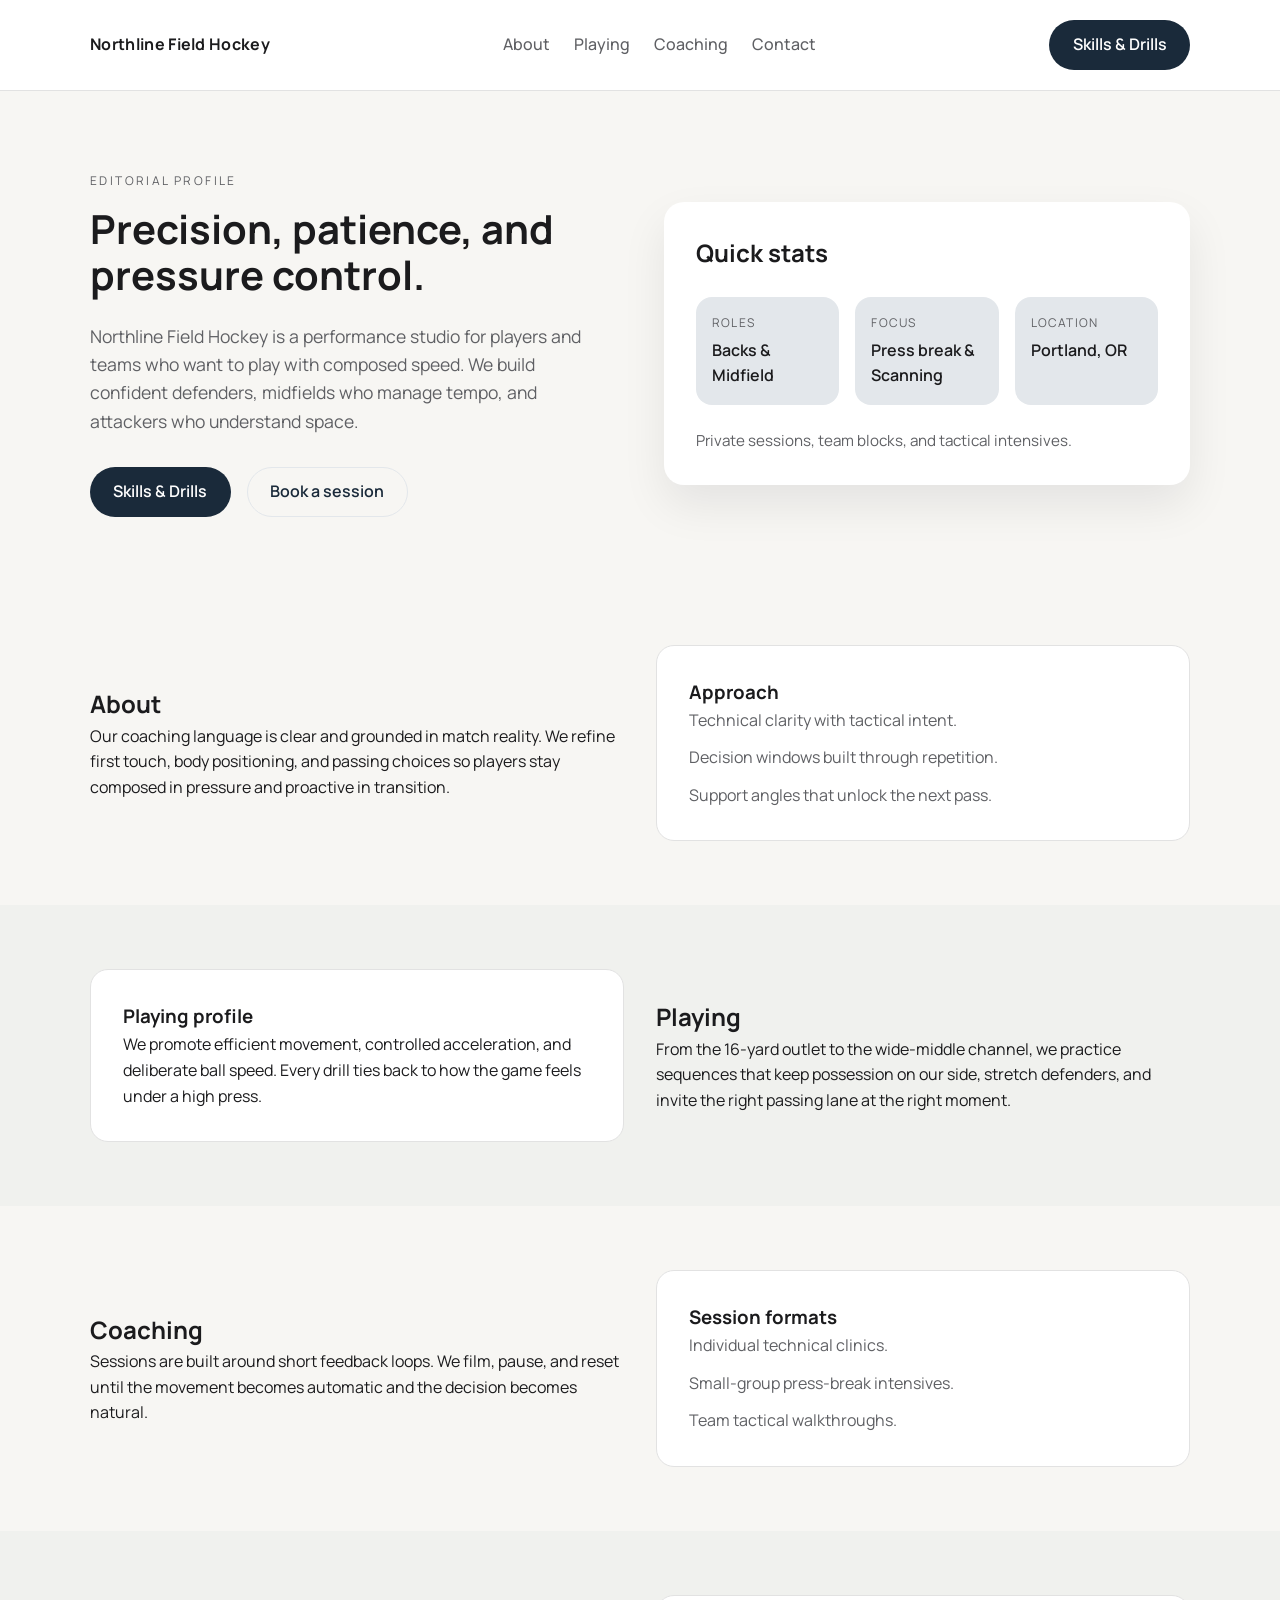
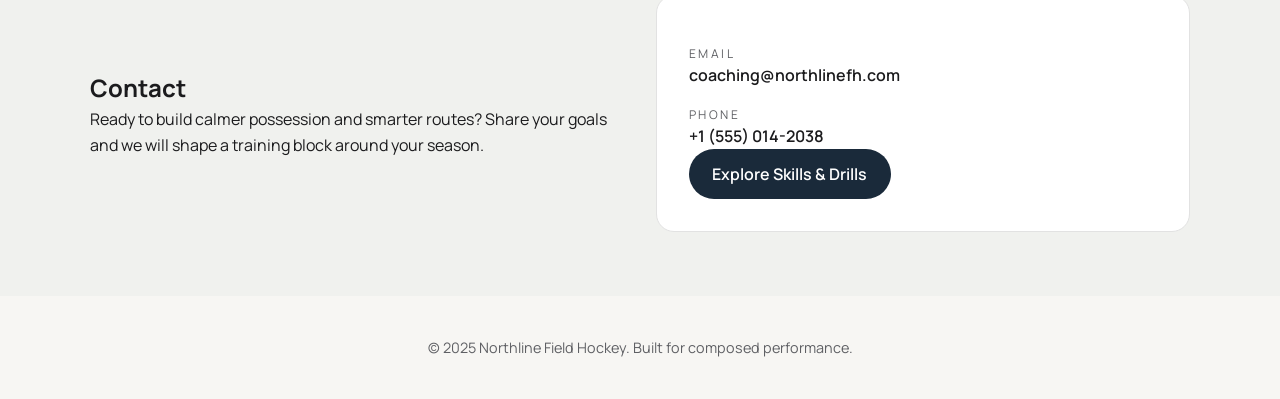
<file: index.html>
<!DOCTYPE html>
<html lang="en">
<head>
  <meta charset="UTF-8" />
  <meta name="viewport" content="width=device-width, initial-scale=1" />
 <title>Top of the D — Hockey & Coaching</title>
  <link rel="preconnect" href="https://fonts.googleapis.com" />
  <link rel="preconnect" href="https://fonts.gstatic.com" crossorigin />
  <link href="https://fonts.googleapis.com/css2?family=Manrope:wght@300;400;500;600;700&display=swap" rel="stylesheet" />
  <link rel="stylesheet" href="styles.css" />
</head>
<body>
  <header class="site-header">
    <div class="container header-inner">
      <a class="logo" href="index.html">Northline Field Hockey</a>
      <nav class="nav">
        <a href="#about">About</a>
        <a href="#playing">Playing</a>
        <a href="#coaching">Coaching</a>
        <a href="#contact">Contact</a>
      </nav>
      <a class="btn btn-primary" href="skills.html">Skills &amp; Drills</a>
    </div>
  </header>

  <main>
    <section class="hero" id="hero">
      <div class="container hero-grid">
        <div>
          <p class="eyebrow">Editorial profile</p>
          <h1>Precision, patience, and pressure control.</h1>
          <p class="lead">
            Northline Field Hockey is a performance studio for players and teams who want
            to play with composed speed. We build confident defenders, midfields who
            manage tempo, and attackers who understand space.
          </p>
          <div class="hero-actions">
            <a class="btn btn-primary" href="skills.html">Skills &amp; Drills</a>
            <a class="btn btn-ghost" href="#contact">Book a session</a>
          </div>
        </div>
        <div class="hero-card">
          <h2>Quick stats</h2>
          <div class="stats-grid">
            <div class="stat-card">
              <p class="stat-label">Roles</p>
              <p class="stat-value">Backs &amp; Midfield</p>
            </div>
            <div class="stat-card">
              <p class="stat-label">Focus</p>
              <p class="stat-value">Press break &amp; Scanning</p>
            </div>
            <div class="stat-card">
              <p class="stat-label">Location</p>
              <p class="stat-value">Portland, OR</p>
            </div>
          </div>
          <p class="meta">Private sessions, team blocks, and tactical intensives.</p>
        </div>
      </div>
    </section>

    <section class="section" id="about">
      <div class="container split">
        <div>
          <h2>About</h2>
          <p>
            Our coaching language is clear and grounded in match reality. We refine
            first touch, body positioning, and passing choices so players stay composed
            in pressure and proactive in transition.
          </p>
        </div>
        <div class="card">
          <h3>Approach</h3>
          <ul class="clean-list">
            <li>Technical clarity with tactical intent.</li>
            <li>Decision windows built through repetition.</li>
            <li>Support angles that unlock the next pass.</li>
          </ul>
        </div>
      </div>
    </section>

    <section class="section muted" id="playing">
      <div class="container split">
        <div class="card">
          <h3>Playing profile</h3>
          <p>
            We promote efficient movement, controlled acceleration, and deliberate
            ball speed. Every drill ties back to how the game feels under a high press.
          </p>
        </div>
        <div>
          <h2>Playing</h2>
          <p>
            From the 16-yard outlet to the wide-middle channel, we practice sequences
            that keep possession on our side, stretch defenders, and invite the right
            passing lane at the right moment.
          </p>
        </div>
      </div>
    </section>

    <section class="section" id="coaching">
      <div class="container split">
        <div>
          <h2>Coaching</h2>
          <p>
            Sessions are built around short feedback loops. We film, pause, and reset
            until the movement becomes automatic and the decision becomes natural.
          </p>
        </div>
        <div class="card">
          <h3>Session formats</h3>
          <ul class="clean-list">
            <li>Individual technical clinics.</li>
            <li>Small-group press-break intensives.</li>
            <li>Team tactical walkthroughs.</li>
          </ul>
        </div>
      </div>
    </section>

    <section class="section muted" id="contact">
      <div class="container contact">
        <div>
          <h2>Contact</h2>
          <p>
            Ready to build calmer possession and smarter routes? Share your goals and
            we will shape a training block around your season.
          </p>
        </div>
        <div class="card">
          <p class="contact-label">Email</p>
          <p class="contact-value">coaching@northlinefh.com</p>
          <p class="contact-label">Phone</p>
          <p class="contact-value">+1 (555) 014-2038</p>
          <a class="btn btn-primary" href="skills.html">Explore Skills &amp; Drills</a>
        </div>
      </div>
    </section>
  </main>

  <footer class="site-footer">
    <div class="container">
      <p>© 2025 Northline Field Hockey. Built for composed performance.</p>
    </div>
  </footer>
</body>
</html>
</file>
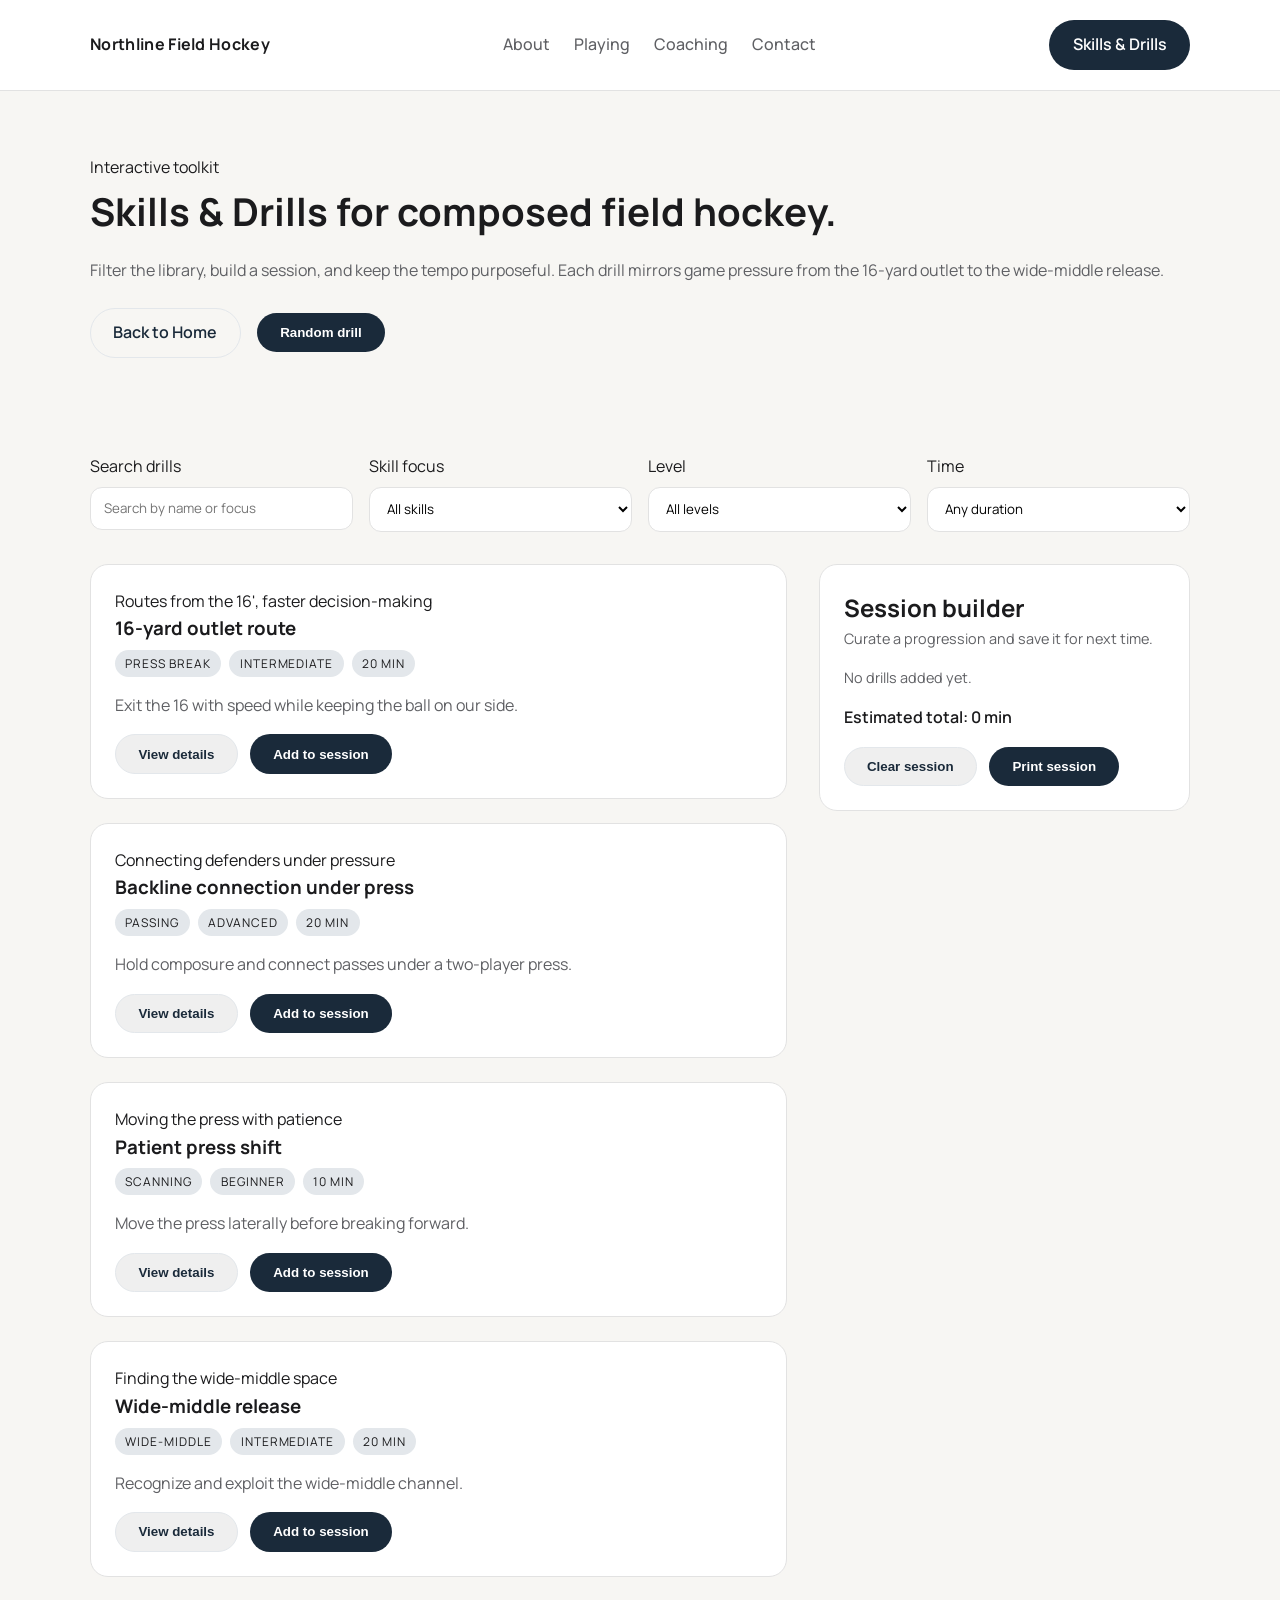
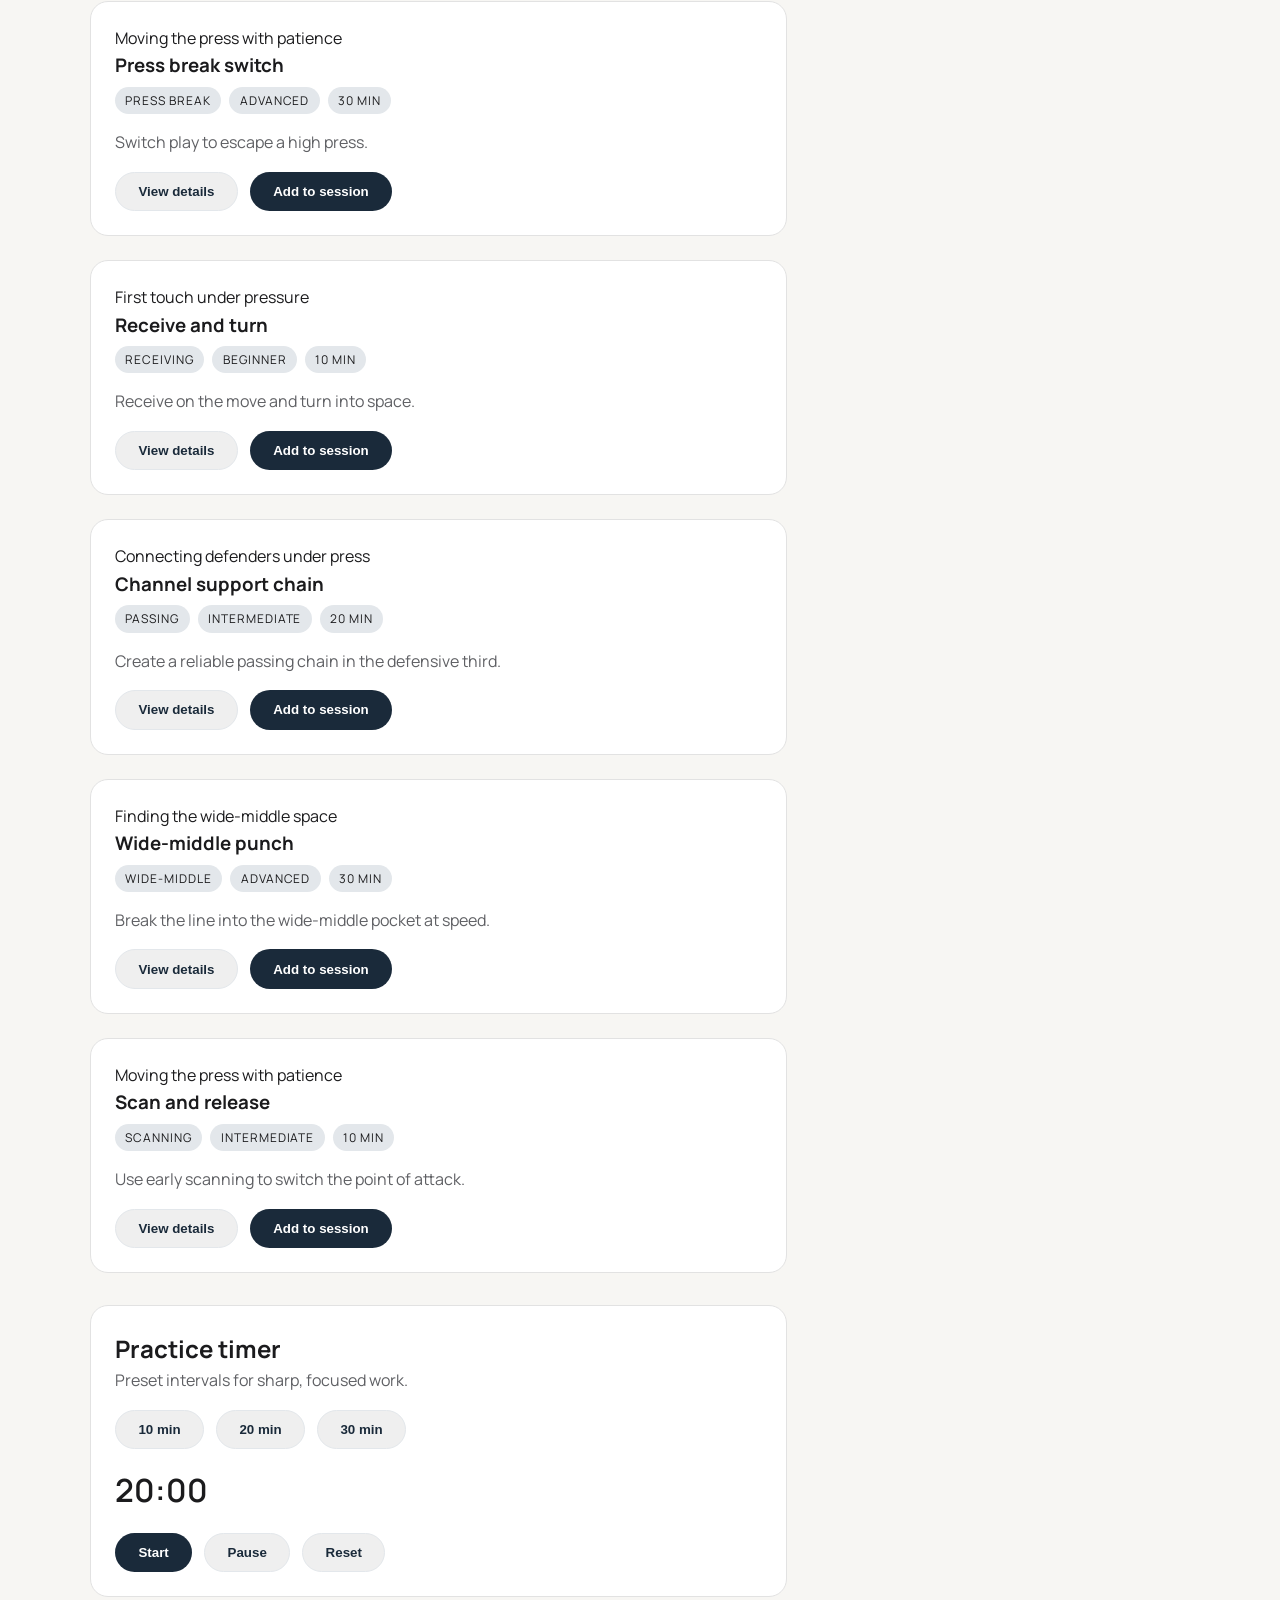
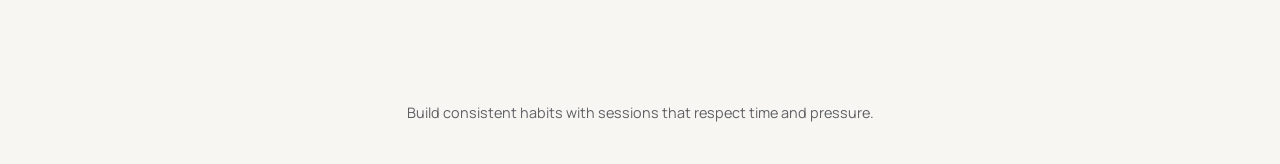
<file: skills.html>
<!DOCTYPE html>
<html lang="en">
<head>
  <meta charset="UTF-8" />
  <meta name="viewport" content="width=device-width, initial-scale=1" />
  <title>Skills &amp; Drills | Northline Field Hockey</title>
  <link rel="preconnect" href="https://fonts.googleapis.com" />
  <link rel="preconnect" href="https://fonts.gstatic.com" crossorigin />
  <link href="https://fonts.googleapis.com/css2?family=Manrope:wght@300;400;500;600;700&display=swap" rel="stylesheet" />
  <link rel="stylesheet" href="styles.css" />
</head>
<body>
  <header class="site-header">
    <div class="container header-inner">
      <a class="logo" href="index.html">Northline Field Hockey</a>
      <nav class="nav">
        <a href="index.html#about">About</a>
        <a href="index.html#playing">Playing</a>
        <a href="index.html#coaching">Coaching</a>
        <a href="index.html#contact">Contact</a>
      </nav>
      <a class="btn btn-primary" href="skills.html">Skills &amp; Drills</a>
    </div>
  </header>

  <main>
    <section class="page-hero">
      <div class="container">
        <p class="eyebrow">Interactive toolkit</p>
        <h1 class="section-title">Skills &amp; Drills for composed field hockey.</h1>
        <p class="subtle">
          Filter the library, build a session, and keep the tempo purposeful. Each drill
          mirrors game pressure from the 16-yard outlet to the wide-middle release.
        </p>
        <div class="tools-row" style="margin-top: 1.5rem;">
          <a class="btn btn-ghost" href="index.html">Back to Home</a>
          <button class="btn btn-primary" id="random-drill">Random drill</button>
        </div>
      </div>
    </section>

    <section class="toolkit">
      <div class="container">
        <div class="filters">
          <div class="filter-group">
            <label for="search">Search drills</label>
            <input type="text" id="search" placeholder="Search by name or focus" />
          </div>
          <div class="filter-group">
            <label for="skill-filter">Skill focus</label>
            <select id="skill-filter">
              <option value="all">All skills</option>
              <option value="Passing">Passing</option>
              <option value="Receiving">Receiving</option>
              <option value="Press break">Press break</option>
              <option value="Scanning">Scanning</option>
              <option value="Wide-middle">Wide-middle</option>
            </select>
          </div>
          <div class="filter-group">
            <label for="level-filter">Level</label>
            <select id="level-filter">
              <option value="all">All levels</option>
              <option value="Beginner">Beginner</option>
              <option value="Intermediate">Intermediate</option>
              <option value="Advanced">Advanced</option>
            </select>
          </div>
          <div class="filter-group">
            <label for="time-filter">Time</label>
            <select id="time-filter">
              <option value="all">Any duration</option>
              <option value="10">10 min</option>
              <option value="20">20 min</option>
              <option value="30">30 min</option>
            </select>
          </div>
        </div>

        <div class="toolkit-grid">
          <div>
            <div id="drill-grid" class="drill-grid"></div>

            <div class="timer">
              <h2>Practice timer</h2>
              <p class="subtle">Preset intervals for sharp, focused work.</p>
              <div class="button-row" style="margin-top: 1rem;">
                <button class="btn btn-ghost" data-minutes="10">10 min</button>
                <button class="btn btn-ghost" data-minutes="20">20 min</button>
                <button class="btn btn-ghost" data-minutes="30">30 min</button>
              </div>
              <div class="timer-display" id="timer-display">20:00</div>
              <div class="button-row">
                <button class="btn btn-primary" id="start-timer">Start</button>
                <button class="btn btn-ghost" id="pause-timer">Pause</button>
                <button class="btn btn-ghost" id="reset-timer">Reset</button>
              </div>
            </div>
          </div>

          <aside class="session-panel">
            <h2>Session builder</h2>
            <p class="notice">Curate a progression and save it for next time.</p>
            <ul class="session-list" id="session-list"></ul>
            <p class="session-total">Estimated total: <span id="session-total">0</span> min</p>
            <div class="button-row" style="margin-top: 1rem;">
              <button class="btn btn-ghost" id="clear-session">Clear session</button>
              <button class="btn btn-primary" id="print-session">Print session</button>
            </div>
          </aside>
        </div>
      </div>
    </section>
  </main>

  <footer class="site-footer">
    <div class="container">
      <p>Build consistent habits with sessions that respect time and pressure.</p>
    </div>
  </footer>

  <script src="skills.js"></script>
</body>
</html>
</file>
<file: styles.css>
:root {
  color-scheme: light;
  --bg: #f7f6f3;
  --surface: #ffffff;
  --ink: #1b1b1d;
  --muted: #5f6064;
  --accent: #1a2a3a;
  --accent-soft: #e3e7eb;
  --border: #e2e2e2;
}

* {
  box-sizing: border-box;
  margin: 0;
  padding: 0;
}

body {
  font-family: "Manrope", system-ui, sans-serif;
  color: var(--ink);
  background: var(--bg);
  line-height: 1.6;
}

a {
  color: inherit;
  text-decoration: none;
}

img {
  max-width: 100%;
  display: block;
}

.container {
  width: min(1100px, 92%);
  margin: 0 auto;
}

.site-header {
  background: var(--surface);
  border-bottom: 1px solid var(--border);
  position: sticky;
  top: 0;
  z-index: 10;
}

.header-inner {
  display: flex;
  align-items: center;
  justify-content: space-between;
  padding: 1.25rem 0;
  gap: 1.5rem;
}

.logo {
  font-weight: 700;
  letter-spacing: 0.02em;
}

.nav {
  display: flex;
  gap: 1.5rem;
  color: var(--muted);
  font-weight: 500;
}

.nav a:hover {
  color: var(--ink);
}

.btn {
  display: inline-flex;
  align-items: center;
  justify-content: center;
  padding: 0.7rem 1.4rem;
  border-radius: 999px;
  font-weight: 600;
  border: 1px solid transparent;
  transition: all 0.2s ease;
}

.btn-primary {
  background: var(--accent);
  color: #fff;
}

.btn-primary:hover {
  background: #0f1c2a;
}

.btn-ghost {
  border-color: var(--accent-soft);
  color: var(--accent);
}

.btn-ghost:hover {
  border-color: var(--accent);
}

.hero {
  padding: 5rem 0 4rem;
}

.hero-grid {
  display: grid;
  gap: 3rem;
  grid-template-columns: repeat(auto-fit, minmax(280px, 1fr));
  align-items: center;
}

.hero .eyebrow {
  text-transform: uppercase;
  letter-spacing: 0.2em;
  font-size: 0.75rem;
  color: var(--muted);
  margin-bottom: 1rem;
}

.hero h1 {
  font-size: clamp(2.5rem, 3vw, 3.5rem);
  line-height: 1.15;
  margin-bottom: 1.5rem;
}

.lead {
  font-size: 1.1rem;
  color: var(--muted);
  margin-bottom: 2rem;
}

.hero-actions {
  display: flex;
  flex-wrap: wrap;
  gap: 1rem;
}

.hero-card {
  background: var(--surface);
  padding: 2rem;
  border-radius: 20px;
  box-shadow: 0 20px 45px rgba(12, 19, 24, 0.08);
}

.stats-grid {
  display: grid;
  gap: 1rem;
  grid-template-columns: repeat(auto-fit, minmax(140px, 1fr));
  margin: 1.5rem 0;
}

.stat-card {
  padding: 1rem;
  border-radius: 16px;
  background: var(--accent-soft);
}

.stat-label {
  font-size: 0.75rem;
  text-transform: uppercase;
  letter-spacing: 0.1em;
  color: var(--muted);
}

.stat-value {
  font-weight: 600;
  margin-top: 0.35rem;
}

.meta {
  color: var(--muted);
  font-size: 0.95rem;
}

.section {
  padding: 4rem 0;
}

.section.muted {
  background: #f0f1ee;
}

.split {
  display: grid;
  grid-template-columns: repeat(auto-fit, minmax(260px, 1fr));
  gap: 2rem;
  align-items: center;
}

.card {
  background: var(--surface);
  padding: 2rem;
  border-radius: 18px;
  border: 1px solid var(--border);
}

.clean-list {
  list-style: none;
  display: grid;
  gap: 0.75rem;
  color: var(--muted);
}

.contact {
  display: grid;
  grid-template-columns: repeat(auto-fit, minmax(260px, 1fr));
  gap: 2rem;
  align-items: center;
}

.contact-label {
  font-size: 0.75rem;
  text-transform: uppercase;
  letter-spacing: 0.2em;
  color: var(--muted);
  margin-top: 1rem;
}

.contact-value {
  font-weight: 600;
}

.site-footer {
  padding: 2.5rem 0;
  text-align: center;
  color: var(--muted);
  font-size: 0.9rem;
}

/* Skills page */
.page-hero {
  padding: 4rem 0 2rem;
}

.section-title {
  font-size: clamp(2rem, 3vw, 2.6rem);
  margin-bottom: 1rem;
}

.subtle {
  color: var(--muted);
}

.toolkit {
  padding: 2rem 0 4rem;
}

.filters {
  display: grid;
  gap: 1rem;
  grid-template-columns: repeat(auto-fit, minmax(180px, 1fr));
  margin: 2rem 0;
}

.filter-group {
  display: flex;
  flex-direction: column;
  gap: 0.5rem;
}

select,
input[type="text"] {
  padding: 0.7rem 0.8rem;
  border-radius: 12px;
  border: 1px solid var(--border);
  background: var(--surface);
  font-family: inherit;
}

.tools-row {
  display: flex;
  flex-wrap: wrap;
  gap: 1rem;
  align-items: center;
}

.toolkit-grid {
  display: grid;
  gap: 2rem;
  grid-template-columns: minmax(0, 1.5fr) minmax(0, 0.8fr);
}

.drill-grid {
  display: grid;
  gap: 1.5rem;
}

.drill-card {
  border-radius: 18px;
  border: 1px solid var(--border);
  background: var(--surface);
  padding: 1.5rem;
  display: grid;
  gap: 1rem;
}

.drill-card h3 {
  margin-bottom: 0.35rem;
}

.tag-row {
  display: flex;
  flex-wrap: wrap;
  gap: 0.5rem;
}

.tag {
  padding: 0.25rem 0.65rem;
  border-radius: 999px;
  background: var(--accent-soft);
  font-size: 0.75rem;
  text-transform: uppercase;
  letter-spacing: 0.08em;
}

.details {
  border-top: 1px solid var(--border);
  padding-top: 1rem;
  display: none;
  gap: 0.75rem;
}

.details.active {
  display: grid;
}

.detail-block strong {
  display: block;
  margin-bottom: 0.25rem;
}

.button-row {
  display: flex;
  flex-wrap: wrap;
  gap: 0.75rem;
}

.timer {
  margin-top: 2rem;
  padding: 1.5rem;
  border-radius: 18px;
  border: 1px solid var(--border);
  background: var(--surface);
}

.timer-display {
  font-size: 2rem;
  font-weight: 600;
  margin: 1rem 0;
}

.session-panel {
  background: var(--surface);
  border: 1px solid var(--border);
  border-radius: 18px;
  padding: 1.5rem;
  position: sticky;
  top: 90px;
  height: fit-content;
}

.session-list {
  list-style: none;
  display: grid;
  gap: 0.75rem;
  margin: 1rem 0;
}

.session-item {
  display: flex;
  justify-content: space-between;
  gap: 0.5rem;
  align-items: center;
  font-size: 0.95rem;
}

.session-item button {
  border: none;
  background: none;
  color: var(--muted);
  cursor: pointer;
}

.session-total {
  font-weight: 600;
}

.notice {
  font-size: 0.9rem;
  color: var(--muted);
}

.random-highlight {
  border-color: var(--accent);
  box-shadow: 0 12px 30px rgba(12, 19, 24, 0.12);
}

@media (max-width: 900px) {
  .header-inner {
    flex-direction: column;
    align-items: flex-start;
  }

  .toolkit-grid {
    grid-template-columns: 1fr;
  }

  .session-panel {
    position: static;
  }
}

@media (max-width: 700px) {
  .nav {
    flex-wrap: wrap;
    gap: 1rem;
  }
}
</file>
